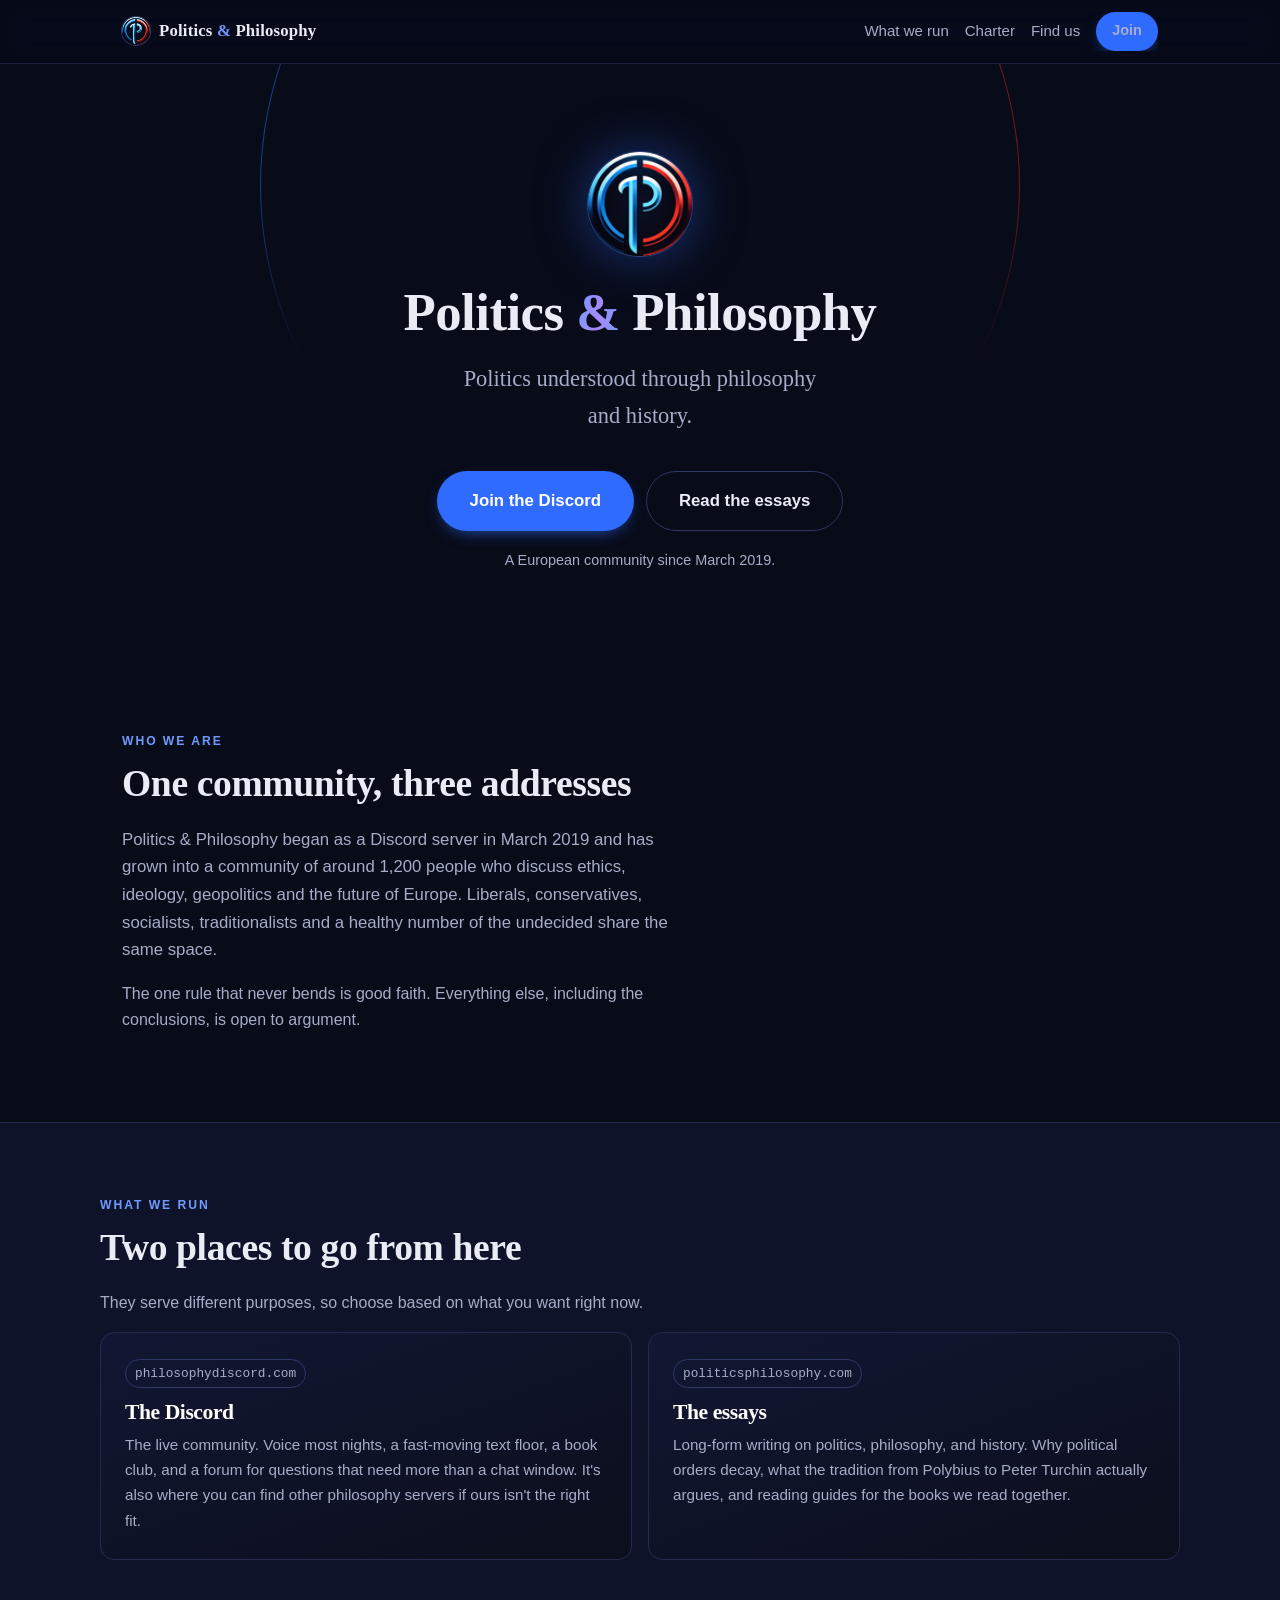
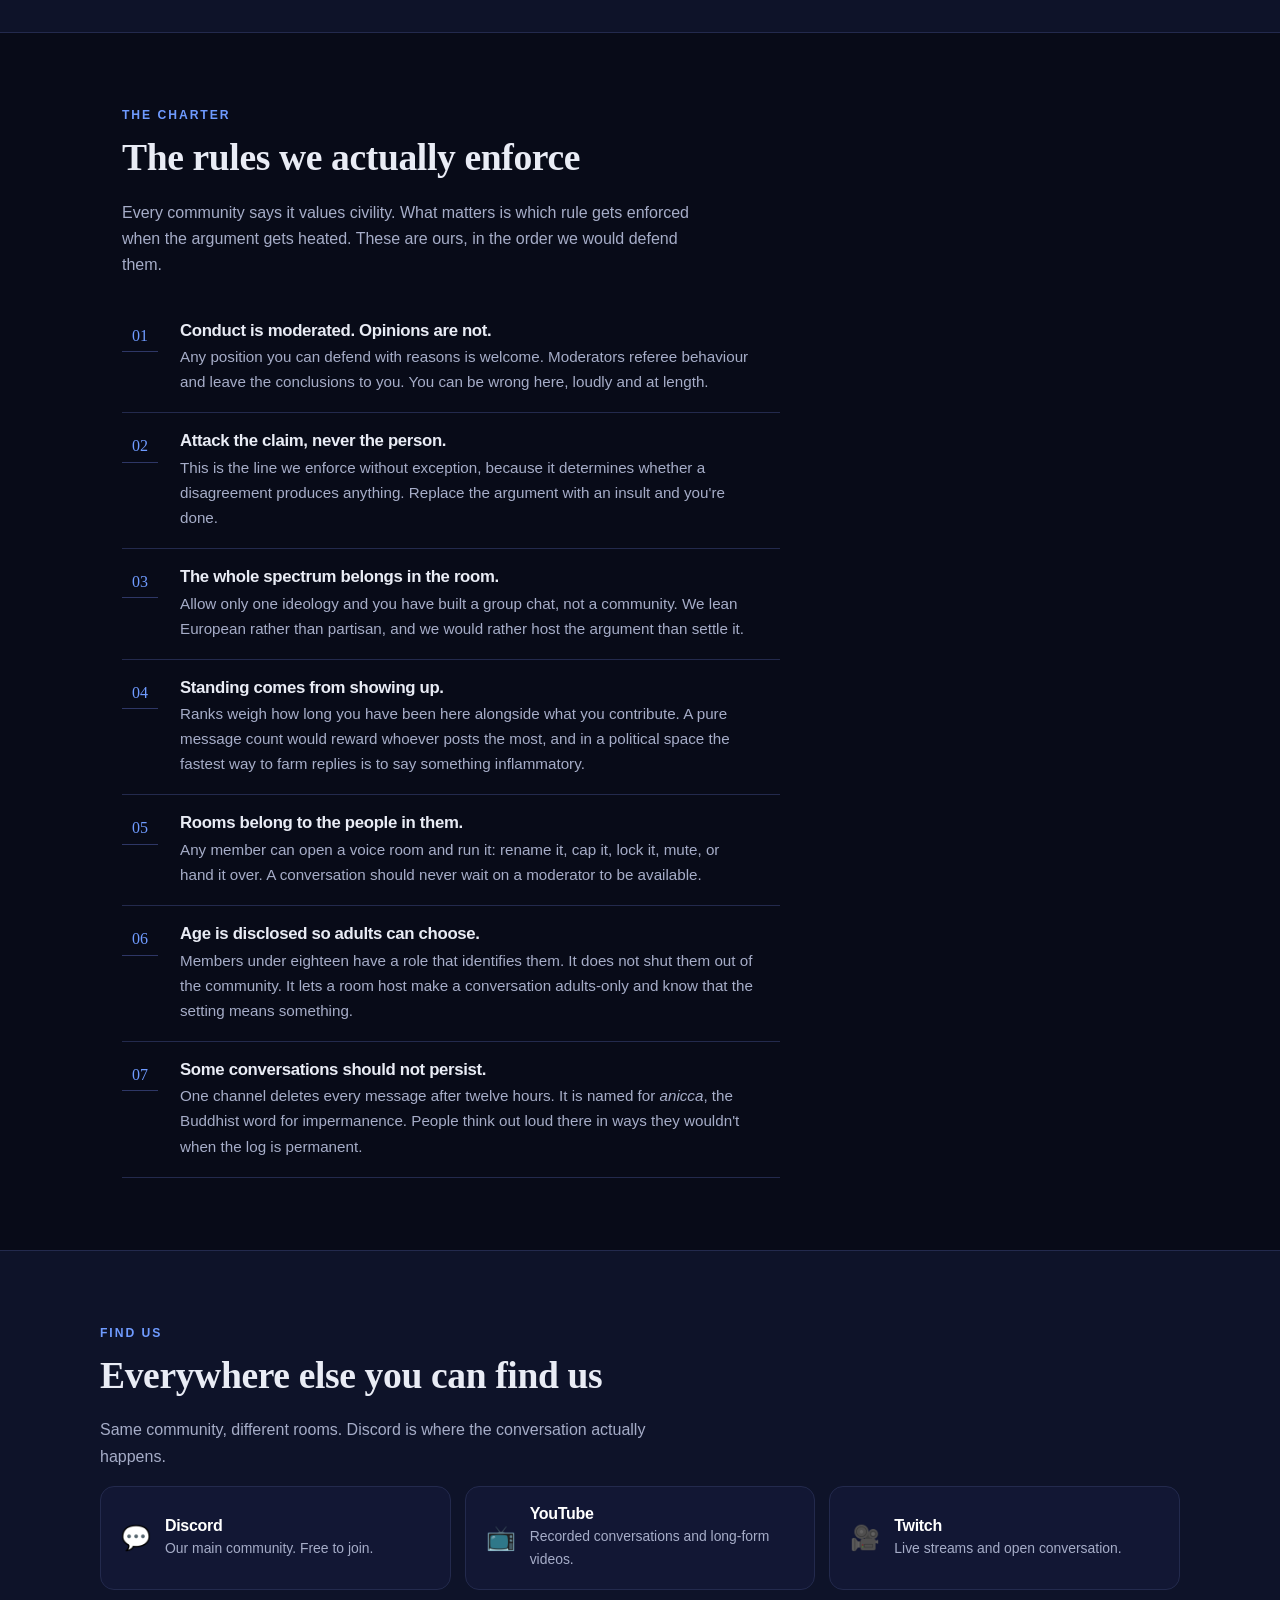
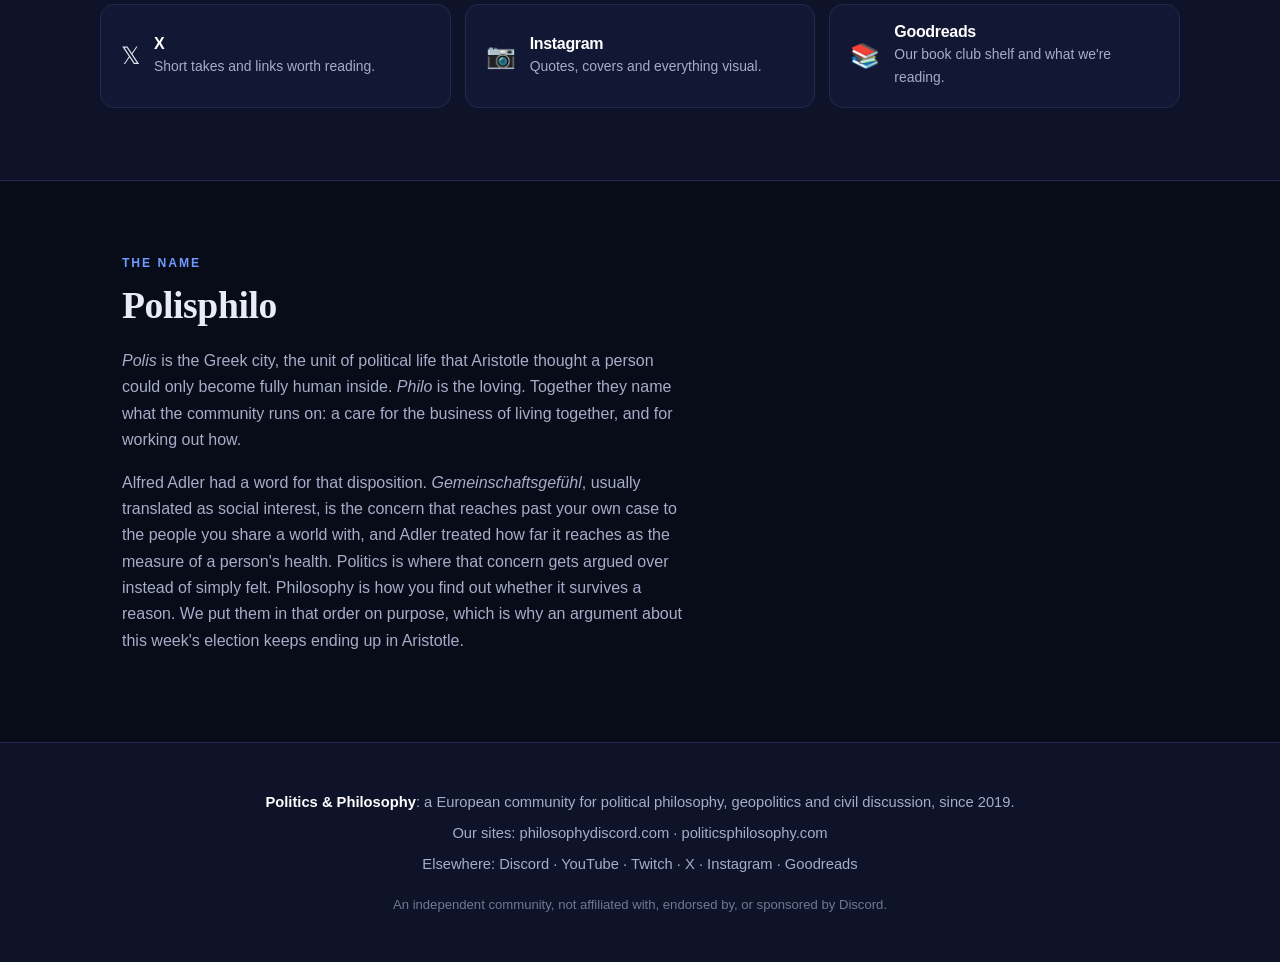
<file: index.html>
<!doctype html>
<html lang="en">
<head>
<meta charset="utf-8">
<meta name="viewport" content="width=device-width, initial-scale=1">
<meta name="robots" content="index,follow,max-image-preview:large,max-snippet:-1">
<meta name="theme-color" content="#080b18">

<link rel="canonical" href="https://polisphilo.com/">

<title>Politics &amp; Philosophy: The Community, and How It Works</title>
<meta name="description" content="Politics & Philosophy is a European community for political philosophy, running since March 2019. What we publish, where to find us, and the rules we actually enforce.">

<meta property="og:type" content="website">
<meta property="og:site_name" content="Politics &amp; Philosophy">
<meta property="og:url" content="https://polisphilo.com/">
<meta property="og:title" content="Politics &amp; Philosophy: The Community, and How It Works">
<meta property="og:description" content="A European community for political philosophy, running since March 2019. What we publish, where to find us, and the rules we actually enforce.">
<meta property="og:image" content="https://polisphilo.com/og.png">
<meta property="og:image:width" content="1200">
<meta property="og:image:height" content="630">
<meta name="twitter:card" content="summary_large_image">
<meta name="twitter:site" content="@polisphilo">
<meta name="twitter:title" content="Politics &amp; Philosophy: The Community, and How It Works">
<meta name="twitter:description" content="A European community for political philosophy, running since March 2019.">
<meta name="twitter:image" content="https://polisphilo.com/og.png">

<link rel="icon" href="/favicon.ico" sizes="32x32">
<link rel="icon" href="/favicon-192.png" type="image/png" sizes="192x192">
<link rel="apple-touch-icon" href="/apple-touch-icon.png">
<link rel="manifest" href="/site.webmanifest">
<link rel="stylesheet" href="/style.css">
<script>document.documentElement.className += ' js';</script>
<script src="/app.js" defer></script>

<script type="application/ld+json">
{
  "@context": "https://schema.org",
  "@graph": [
    {
      "@type": "Organization",
      "@id": "https://polisphilo.com/#org",
      "name": "Politics & Philosophy",
      "alternateName": "P&P",
      "url": "https://polisphilo.com/",
      "logo": "https://polisphilo.com/logo.png",
      "image": "https://polisphilo.com/og.png",
      "foundingDate": "2019-03-08",
      "description": "A free-speech European community for political philosophy, ethics, geopolitics and European politics, running on Discord since 2019.",
      "slogan": "Politics understood through philosophy and history.",
      "sameAs": [
        "https://politicsphilosophy.com/",
        "https://philosophydiscord.com/",
        "https://discord.com/invite/politics-philosophy-553617191358955520",
        "https://x.com/polisphilo",
        "https://www.youtube.com/@polisphilo",
        "https://www.twitch.tv/polisphilo",
        "https://www.instagram.com/polisphilo",
        "https://www.goodreads.com/group/show/7275049-politics-philosophy-book-club",
        "https://disboard.org/server/553617191358955520",
        "https://discadia.com/server/PoliticsPhilosophy",
        "https://top.gg/discord/servers/872885277177040896",
        "https://discord.me/european",
        "https://discords.com/servers/553617191358955520"
      ],
      "knowsAbout": ["Political philosophy","Geopolitics","European politics","History of political thought","Socratic method","Political theory","Ethics"]
    },
    {
      "@type": "WebSite",
      "@id": "https://polisphilo.com/#website",
      "name": "Politics & Philosophy",
      "url": "https://polisphilo.com/",
      "inLanguage": "en",
      "publisher": {"@id": "https://polisphilo.com/#org"}
    }
  ]
}
</script>
</head>
<body>

<nav class="topbar">
  <div class="topbar-in">
    <a class="brand" href="/"><img src="/mark.png" alt="" width="28" height="28"> <span>Politics <em>&amp;</em> Philosophy</span></a>
    <div class="site-links">
      <a href="#properties">What we run</a>
      <a href="#charter">Charter</a>
      <a href="#find">Find us</a>
      <a class="btn btn-sm" href="https://discord.gg/RZgT4HBjCR" rel="noopener">Join</a>
    </div>
  </div>
  <span class="progress"></span>
</nav>

<header class="identity">
  <div class="arc" aria-hidden="true"></div>
  <img class="mark" src="/mark.png" alt="The Politics &amp; Philosophy monogram" width="104" height="104">
  <h1>Politics <span class="grad">&amp;</span> Philosophy</h1>
  <p class="tagline">Politics understood through philosophy and history.</p>
  <div class="cta-row">
    <a class="btn btn-lg" href="https://philosophydiscord.com/">Join the Discord</a>
    <a class="btn btn-lg btn-ghost" href="https://politicsphilosophy.com/">Read the essays</a>
  </div>
  <p class="microcopy">A European community since March 2019.</p>
</header>

<main>
  <section class="band">
    <div class="band-head" data-reveal>
      <span class="kicker">Who we are</span>
      <h2>One community, three addresses</h2>
      <p class="lead-sm">Politics &amp; Philosophy began as a Discord server in March 2019 and has grown into a
        community of around 1,200 people who discuss ethics, ideology, geopolitics and the future of Europe.
        Liberals, conservatives, socialists, traditionalists and a healthy number of the undecided share the same
        space.</p>
      <p>The one rule that never bends is good faith. Everything else, including the conclusions, is open to
        argument.</p>
    </div>
  </section>

  <section class="band alt" id="properties">
    <div class="band-head" data-reveal><span class="kicker">What we run</span><h2>Two places to go from here</h2>
      <p>They serve different purposes, so choose based on what you want right now.</p></div>
    <div class="properties" data-stagger>
      <div class="property chat" data-reveal>
        <span class="dom">philosophydiscord.com</span>
        <h3><a href="https://philosophydiscord.com/">The Discord</a></h3>
        <p>The live community. Voice most nights, a fast-moving text floor, a book club, and a forum for
          questions that need more than a chat window. It's also where you can find other philosophy
          servers if ours isn't the right fit.</p>
      </div>
      <div class="property pub" data-reveal>
        <span class="dom">politicsphilosophy.com</span>
        <h3><a href="https://politicsphilosophy.com/">The essays</a></h3>
        <p>Long-form writing on politics, philosophy, and history. Why political orders decay, what the
          tradition from Polybius to Peter Turchin actually argues, and reading guides for the books we read
          together.</p>
      </div>
    </div>
  </section>

  <section class="band" id="charter">
    <div class="band-head" data-reveal>
      <span class="kicker">The charter</span>
      <h2>The rules we actually enforce</h2>
      <p>Every community says it values civility. What matters is which rule gets enforced when the argument
        gets heated. These are ours, in the order we would defend them.</p>
    </div>
    <ol class="charter" data-stagger>
      <li data-reveal>
        <h3>Conduct is moderated. Opinions are not.</h3>
        <p>Any position you can defend with reasons is welcome. Moderators referee behaviour and
          leave the conclusions to you. You can be wrong here, loudly and at length.</p>
      </li>
      <li data-reveal>
        <h3>Attack the claim, never the person.</h3>
        <p>This is the line we enforce without exception, because it determines whether a
          disagreement produces anything. Replace the argument with an insult and you're done.</p>
      </li>
      <li data-reveal>
        <h3>The whole spectrum belongs in the room.</h3>
        <p>Allow only one ideology and you have built a group chat, not a community. We lean European rather
          than partisan, and we would rather host the argument than settle it.</p>
      </li>
      <li data-reveal>
        <h3>Standing comes from showing up.</h3>
        <p>Ranks weigh how long you have been here alongside what you contribute. A pure message count would reward
          whoever posts the most, and in a political space the fastest way to farm replies is to say something
          inflammatory.</p>
      </li>
      <li data-reveal>
        <h3>Rooms belong to the people in them.</h3>
        <p>Any member can open a voice room and run it: rename it, cap it, lock it, mute, or hand it over. A
          conversation should never wait on a moderator to be available.</p>
      </li>
      <li data-reveal>
        <h3>Age is disclosed so adults can choose.</h3>
        <p>Members under eighteen have a role that identifies them. It does not shut them out of the community.
          It lets a room host make a conversation adults-only and know that the setting means something.</p>
      </li>
      <li data-reveal>
        <h3>Some conversations should not persist.</h3>
        <p>One channel deletes every message after twelve hours. It is named for <em>anicca</em>, the Buddhist
          word for impermanence. People think out loud there in ways they wouldn't when the log is permanent.</p>
      </li>
    </ol>
  </section>

  <section class="band alt" id="find">
    <div class="band-head" data-reveal><span class="kicker">Find us</span><h2>Everywhere else you can find us</h2>
      <p>Same community, different rooms. Discord is where the conversation actually happens.</p></div>
    <div class="platforms" data-stagger>
      <div class="platform discord" data-reveal><span class="g">💬</span>
        <div><h3><a href="https://discord.gg/RZgT4HBjCR" rel="noopener">Discord</a></h3><p>Our main community. Free to join.</p></div></div>
      <div class="platform youtube" data-reveal><span class="g">📺</span>
        <div><h3><a href="https://www.youtube.com/@polisphilo" rel="noopener">YouTube</a></h3><p>Recorded conversations and long-form videos.</p></div></div>
      <div class="platform twitch" data-reveal><span class="g">🎥</span>
        <div><h3><a href="https://www.twitch.tv/polisphilo" rel="noopener">Twitch</a></h3><p>Live streams and open conversation.</p></div></div>
      <div class="platform x" data-reveal><span class="g">𝕏</span>
        <div><h3><a href="https://x.com/polisphilo" rel="noopener">X</a></h3><p>Short takes and links worth reading.</p></div></div>
      <div class="platform instagram" data-reveal><span class="g">📷</span>
        <div><h3><a href="https://www.instagram.com/polisphilo" rel="noopener">Instagram</a></h3><p>Quotes, covers and everything visual.</p></div></div>
      <div class="platform goodreads" data-reveal><span class="g">📚</span>
        <div><h3><a href="https://www.goodreads.com/group/show/7275049-politics-philosophy-book-club" rel="noopener">Goodreads</a></h3><p>Our book club shelf and what we're reading.</p></div></div>
    </div>
  </section>

  <section class="band">
    <div class="band-head" data-reveal>
      <span class="kicker">The name</span>
      <h2>Polisphilo</h2>
      <p><em>Polis</em> is the Greek city, the unit of political life that Aristotle thought a person could only
        become fully human inside. <em>Philo</em> is the loving. Together they name what the community runs on:
        a care for the business of living together, and for working out how.</p>
      <p>Alfred Adler had a word for that disposition. <em>Gemeinschaftsgefühl</em>, usually translated as
        social interest, is the concern that reaches past your own case to the people you share a world with,
        and Adler treated how far it reaches as the measure of a person's health. Politics is where that concern
        gets argued over instead of simply felt. Philosophy is how you find out whether it survives a reason. We
        put them in that order on purpose, which is why an argument about this week's election keeps ending up
        in Aristotle.</p>
    </div>
  </section>
</main>

<footer class="foot">
  <p><strong>Politics &amp; Philosophy</strong>: a European community for political philosophy, geopolitics and civil discussion, since 2019.</p>
  <p>Our sites: <a href="https://philosophydiscord.com/">philosophydiscord.com</a> ·
     <a href="https://politicsphilosophy.com/">politicsphilosophy.com</a></p>
  <p>Elsewhere: <a href="https://discord.gg/RZgT4HBjCR" rel="noopener">Discord</a> ·
     <a href="https://www.youtube.com/@polisphilo" rel="noopener">YouTube</a> ·
     <a href="https://www.twitch.tv/polisphilo" rel="noopener">Twitch</a> ·
     <a href="https://x.com/polisphilo" rel="noopener">X</a> ·
     <a href="https://www.instagram.com/polisphilo" rel="noopener">Instagram</a> ·
     <a href="https://www.goodreads.com/group/show/7275049-politics-philosophy-book-club" rel="noopener">Goodreads</a></p>
  <p class="disclaimer">An independent community, not affiliated with, endorsed by, or sponsored by Discord.</p>
</footer>

</body>
</html>
</file>
<file: style.css>
/* Politics & Philosophy, polisphilo.com */

:root{
  --bg:#080b18; --bg2:#0b0e1a; --panel:#121734; --panel2:#0e1329; --ink:#e9ecf5; --muted:#a6adc8;
  --blue:#2f6bff; --blue2:#1e40af; --blue-lit:#6f9bff; --red:#dc2626; --red2:#a01818;
  --violet:#8b5cf6; --green:#22c55e;
  --line:#232a4d; --line2:#2e3766; --radius:14px; --max:1080px;
  --serif:"Iowan Old Style","Palatino Linotype",Palatino,Georgia,"Times New Roman",serif;
  --sans:-apple-system,BlinkMacSystemFont,"Segoe UI",Roboto,Helvetica,Arial,sans-serif;
  font-synthesis:none;
}
*{box-sizing:border-box}
html{scroll-behavior:smooth; scroll-padding-top:84px}
body{
  margin:0; background:var(--bg); color:var(--ink);
  font:16px/1.65 var(--sans); -webkit-font-smoothing:antialiased; overflow-x:hidden;
}
h1,h2,h3{line-height:1.15; letter-spacing:-.02em; margin:0 0 .5em}
h1,h2{font-family:var(--serif); letter-spacing:-.01em}
h1{font-size:clamp(2.4rem,6.4vw,4rem)}
h2{font-size:clamp(1.65rem,3.6vw,2.35rem); margin-bottom:.55em}
h3{font-size:1.15rem}
p{margin:0 0 1em}
a{color:var(--blue-lit); text-decoration:none}
a:hover{text-decoration:underline}
strong{color:#fff}
img{max-width:100%; height:auto}
::selection{background:rgba(47,107,255,.4); color:#fff}
:focus-visible{outline:2px solid var(--blue-lit); outline-offset:3px; border-radius:6px}

/* ---------- buttons ---------- */
.btn{
  position:relative; display:inline-block; background:var(--blue); color:#fff; font-weight:600;
  padding:.7em 1.3em; border-radius:999px; border:1px solid transparent; overflow:hidden;
  transition:transform .18s cubic-bezier(.2,.8,.3,1), background .18s, box-shadow .18s;
  box-shadow:0 6px 18px -8px rgba(47,107,255,.9);
}
.btn:hover{background:var(--blue2); text-decoration:none; transform:translateY(-2px); box-shadow:0 12px 26px -10px rgba(47,107,255,.95)}
.btn:active{transform:translateY(0)}
.btn::after{
  content:""; position:absolute; inset:0; pointer-events:none;
  background:linear-gradient(105deg,transparent 35%,rgba(255,255,255,.35) 50%,transparent 65%);
  transform:translateX(-120%);
}
.btn:hover::after{animation:sweep .7s ease}
@keyframes sweep{to{transform:translateX(120%)}}
.btn-lg{padding:.9em 1.9em; font-size:1.05rem}
.btn-sm{padding:.45em 1.05em; font-size:.9rem}
.btn-ghost{background:transparent; border-color:var(--line2); color:var(--ink); box-shadow:none}
.btn-ghost:hover{background:rgba(47,107,255,.12); border-color:var(--blue); box-shadow:none}

.invite{font-family:ui-monospace,SFMono-Regular,Menlo,monospace; font-size:.95em; border-bottom:1px dashed rgba(111,155,255,.5)}
.invite:hover{text-decoration:none; border-bottom-style:solid}

/* ---------- top bar ---------- */
.topbar{
  position:sticky; top:0; z-index:60; background:rgba(8,11,24,.72);
  backdrop-filter:saturate(160%) blur(14px); -webkit-backdrop-filter:saturate(160%) blur(14px);
  border-bottom:1px solid rgba(35,42,77,.7);
}
.topbar-in{max-width:var(--max); margin:0 auto; padding:12px 22px; display:flex; align-items:center; gap:18px; justify-content:space-between}
.brand{display:inline-flex; align-items:center; gap:9px; font-weight:700; color:var(--ink); font-family:var(--serif); font-size:1.05rem; letter-spacing:.01em; white-space:nowrap}
.brand:hover{text-decoration:none}
.brand img{border-radius:50%; box-shadow:0 0 0 1px rgba(111,155,255,.35)}
.brand em{font-style:normal; color:var(--blue-lit)}
.site-links{display:flex; gap:16px; align-items:center; font-size:.94rem; overflow-x:auto; scrollbar-width:none}
.site-links::-webkit-scrollbar{display:none}
.site-links > *{flex:0 0 auto}
.site-links a{color:var(--muted); white-space:nowrap; position:relative}
.site-links a:not(.btn):after{
  content:""; position:absolute; left:0; right:0; bottom:-5px; height:1.5px; background:var(--blue-lit);
  transform:scaleX(0); transform-origin:left; transition:transform .22s ease;
}
.site-links a:not(.btn):hover{color:var(--ink); text-decoration:none}
.site-links a:not(.btn):hover:after,.site-links a[aria-current]:after{transform:scaleX(1)}
.site-links a[aria-current]{color:var(--ink)}
.progress{position:absolute; left:0; bottom:-1px; height:2px; width:0; background:linear-gradient(90deg,var(--blue),var(--violet)); transition:width .1s linear}

/* ---------- hero ---------- */
.hero{position:relative; isolation:isolate; overflow:hidden; border-bottom:1px solid var(--line)}
.hero::before{
  content:""; position:absolute; inset:0; z-index:-2;
  background:linear-gradient(rgba(8,11,24,.82),rgba(8,11,24,.95)), url('/hero-bg.jpg') center 32%/cover no-repeat, var(--panel2);
}
.hero::after{
  content:""; position:absolute; inset:0; z-index:-1; pointer-events:none;
  background:
    radial-gradient(60% 50% at 50% 0%, rgba(47,107,255,.18), transparent 70%),
    linear-gradient(transparent 60%, var(--bg));
}
.aurora{position:absolute; inset:0; z-index:-1; overflow:hidden; pointer-events:none}
.aurora i{
  position:absolute; display:block; width:46vw; height:46vw; max-width:640px; max-height:640px;
  border-radius:50%; filter:blur(90px); opacity:.5; will-change:transform;
}
.aurora i:nth-child(1){background:rgba(47,107,255,.5); top:-16%; left:-8%; animation:drift1 22s ease-in-out infinite alternate}
.aurora i:nth-child(2){background:rgba(220,38,38,.28); bottom:-24%; right:-10%; animation:drift2 26s ease-in-out infinite alternate}
.aurora i:nth-child(3){background:rgba(139,92,246,.28); top:24%; right:18%; width:26vw; height:26vw; animation:drift3 19s ease-in-out infinite alternate}
@keyframes drift1{to{transform:translate3d(14vw,8vh,0) scale(1.15)}}
@keyframes drift2{to{transform:translate3d(-12vw,-9vh,0) scale(1.2)}}
@keyframes drift3{to{transform:translate3d(-8vw,10vh,0) scale(.85)}}

.hero-inner{position:relative; max-width:var(--max); margin:0 auto; padding:76px 22px 68px; text-align:center}
.eyebrow{
  display:inline-flex; align-items:center; gap:9px; font-size:.78rem; font-weight:700; letter-spacing:.14em;
  text-transform:uppercase; color:var(--muted); background:rgba(18,23,52,.7); border:1px solid var(--line2);
  padding:.5em 1em; border-radius:999px; margin-bottom:22px;
}
.eyebrow .dot{width:8px; height:8px; border-radius:50%; background:var(--green); box-shadow:0 0 0 0 rgba(34,197,94,.6); animation:pulse 2.4s infinite}
@keyframes pulse{70%{box-shadow:0 0 0 9px rgba(34,197,94,0)} 100%{box-shadow:0 0 0 0 rgba(34,197,94,0)}}
h1 .grad{
  background:linear-gradient(100deg,#6f9bff,#a78bfa 55%,#6f9bff);
  -webkit-background-clip:text; background-clip:text; color:transparent;
}
.lede{font-size:clamp(1.05rem,2.1vw,1.3rem); color:var(--muted); max-width:58ch; margin:0 auto 1.5em}
.lede strong{color:#fff}
.cta-row{display:flex; gap:12px; justify-content:center; flex-wrap:wrap}
.microcopy{margin-top:18px; color:var(--muted); font-size:.9rem}

/* rotating topic */
.rot{display:inline-grid; vertical-align:bottom; text-align:left}
.rot span{grid-area:1/1; color:#fff; font-weight:600; opacity:0; transform:translateY(.45em); transition:opacity .4s, transform .4s}
/* until the script takes over (no JS, or reduced motion) the first word stands in as static text */
.rot:not(.live) span:first-child,.rot span.on{opacity:1; transform:none}
.rot span.out{opacity:0; transform:translateY(-.45em)}

/* stats */
.stats{display:flex; flex-wrap:wrap; justify-content:center; gap:10px; margin:30px auto 0; max-width:760px}
.stat{
  flex:1 1 150px; background:rgba(18,23,52,.55); border:1px solid var(--line); border-radius:var(--radius);
  padding:14px 16px; backdrop-filter:blur(6px); transition:border-color .2s, transform .2s;
}
.stat:hover{border-color:var(--line2); transform:translateY(-2px)}
.stat b{display:block; font-family:var(--serif); font-size:1.6rem; line-height:1.1; color:#fff}
.stat span{font-size:.82rem; color:var(--muted); letter-spacing:.02em}

/* ---------- keyword ticker ---------- */
.ticker{border-bottom:1px solid var(--line); background:var(--panel2); overflow:hidden; -webkit-mask-image:linear-gradient(90deg,transparent,#000 8%,#000 92%,transparent); mask-image:linear-gradient(90deg,transparent,#000 8%,#000 92%,transparent)}
.ticker-track{display:flex; width:max-content; animation:marquee 42s linear infinite}
.ticker:hover .ticker-track{animation-play-state:paused}
.ticker-track ul{display:flex; gap:28px; list-style:none; margin:0; padding:12px 14px}
.ticker-track li{color:var(--muted); font-size:.86rem; letter-spacing:.06em; text-transform:uppercase; white-space:nowrap}
.ticker-track li::before{content:"◆"; color:var(--blue); margin-right:10px; font-size:.6em; vertical-align:middle}
@keyframes marquee{to{transform:translateX(-50%)}}

/* ---------- bands ---------- */
.band{position:relative; max-width:var(--max); margin:0 auto; padding:72px 22px}
.band.alt{background:var(--panel2); max-width:none; border-block:1px solid var(--line)}
.band.alt > *{max-width:var(--max); margin-left:auto; margin-right:auto}
.band p{color:var(--muted); max-width:68ch}
.band p strong{color:#fff}
.band-head{max-width:64ch}
.kicker{display:block; font-size:.76rem; font-weight:700; letter-spacing:.16em; text-transform:uppercase; color:var(--blue-lit); margin-bottom:.9em}
.lead-sm{font-size:1.05rem}

/* ---------- cards ---------- */
.grid{display:grid; grid-template-columns:repeat(auto-fit,minmax(240px,1fr)); gap:16px; margin-top:8px}
@media (min-width:860px){.grid{grid-template-columns:repeat(3,minmax(0,1fr))}}
.card{
  position:relative; background:var(--panel); border:1px solid var(--line); border-radius:var(--radius);
  padding:20px; overflow:hidden; transition:transform .25s cubic-bezier(.2,.8,.3,1), border-color .25s;
}
.card::before{
  content:""; position:absolute; inset:0; opacity:0; transition:opacity .3s; pointer-events:none;
  background:radial-gradient(340px circle at var(--mx,50%) var(--my,0%), rgba(47,107,255,.16), transparent 62%);
}
.card:hover{transform:translateY(-4px); border-color:var(--line2)}
.card:hover::before{opacity:1}
.card h3{margin-bottom:.3em}
.card h3 a{color:#fff}
.card p{margin:0; font-size:.95rem; color:var(--muted)}
.card .ic{font-size:1.3rem; display:block; margin-bottom:.4em; filter:saturate(1.1)}

/* ---------- checks ---------- */
.checks{list-style:none; padding:0; margin:0 0 1.6em; max-width:80ch}
.checks li{position:relative; padding:12px 0 12px 36px; color:var(--muted); border-bottom:1px solid var(--line)}
.checks li:before{
  content:"✓"; position:absolute; left:0; top:10px; color:var(--green); font-weight:700;
  width:22px; height:22px; line-height:22px; text-align:center; font-size:.8rem;
  border-radius:50%; background:rgba(34,197,94,.12); border:1px solid rgba(34,197,94,.3);
}
.checks strong{color:#fff}

/* ---------- room commands ---------- */
.split{display:grid; grid-template-columns:minmax(0,1fr) minmax(0,1.05fr); gap:44px; align-items:center}
.split.tight{grid-template-columns:minmax(0,1.3fr) minmax(0,1fr); gap:40px}

/* pull quote */
.quote{
  position:relative; margin:0; padding:30px 28px 24px; border-radius:var(--radius);
  background:linear-gradient(180deg,rgba(18,23,52,.75),rgba(11,14,26,.75));
  border:1px solid var(--line); border-left:3px solid var(--blue);
}
.quote::before{
  content:"\201C"; position:absolute; top:-6px; left:14px; font-family:var(--serif);
  font-size:5rem; line-height:1; color:rgba(111,155,255,.22);
}
.quote blockquote{margin:0 0 .7em; font-family:var(--serif); font-size:1.24rem; line-height:1.45; color:#fff}
.quote figcaption{font-size:.88rem; color:var(--muted)}
.quote cite{font-style:italic}
.feature{display:flex; gap:14px; align-items:flex-start; margin-bottom:18px}
.feature img{width:44px; height:44px; border-radius:50%; flex:none}
.feature h3{font-size:1rem; margin:0 0 .15em; color:var(--blue-lit)}
.feature p{margin:0; font-size:.93rem; color:var(--muted)}

.panel{
  background:linear-gradient(180deg,rgba(18,23,52,.6),rgba(8,11,24,.6));
  border:1px solid var(--line2); border-radius:22px; padding:22px;
  box-shadow:0 30px 70px -40px rgba(47,107,255,.6);
}
.chipgrid{display:grid; grid-template-columns:repeat(3,minmax(0,1fr)); gap:12px}
.chip{
  display:flex; align-items:center; gap:10px; padding:14px 14px; border-radius:12px; font-weight:600;
  color:#fff; font-size:.98rem; background:linear-gradient(180deg,#2c56d8,#1e3fae); border:1px solid rgba(255,255,255,.08);
  box-shadow:0 10px 22px -14px rgba(0,0,0,.9); transition:transform .2s cubic-bezier(.2,.8,.3,1), box-shadow .2s, filter .2s;
}
.chip.hot{background:linear-gradient(180deg,#cf2b2b,#951616)}
.chip:hover{transform:translateY(-3px) scale(1.02); filter:brightness(1.12); box-shadow:0 16px 30px -16px rgba(0,0,0,1)}
.chip .g{font-size:1.15rem; line-height:1}
.chip .s{opacity:.55; font-weight:400}

/* ---------- forum threads ---------- */
.threads{list-style:none; margin:26px 0 0; padding:0; display:grid; gap:12px}
.thread{
  display:flex; gap:16px; align-items:center; background:rgba(18,23,52,.5); border:1px solid var(--line);
  border-radius:var(--radius); padding:16px 18px; transition:transform .22s cubic-bezier(.2,.8,.3,1), border-color .22s, background .22s;
}
.thread:hover{transform:translateX(5px); border-color:rgba(139,92,246,.55); background:rgba(24,20,56,.6)}
.thread img{width:56px; height:56px; border-radius:50%; flex:none}
.thread .tag{
  display:inline-block; font-size:.7rem; letter-spacing:.06em; text-transform:uppercase; color:#c4b5fd;
  background:rgba(139,92,246,.14); border:1px solid rgba(139,92,246,.34); padding:.25em .7em; border-radius:999px; margin-bottom:.45em;
}
.thread h3{font-family:var(--serif); font-size:1.12rem; margin:0 0 .2em; color:#fff; font-weight:600}
.thread p{margin:0; font-size:.9rem; color:var(--muted)}
.forum-cta{
  display:flex; flex-wrap:wrap; gap:16px; align-items:center; justify-content:space-between;
  margin-top:16px; padding:18px 20px; border-radius:var(--radius);
  background:linear-gradient(100deg,rgba(139,92,246,.16),rgba(47,107,255,.12)); border:1px solid rgba(139,92,246,.3);
}
.forum-cta p{margin:0; color:var(--ink); font-weight:600}
.forum-cta small{display:block; font-weight:400; color:var(--muted)}

/* ---------- widget ---------- */
.widget-wrap{display:flex; justify-content:center; min-height:500px; margin:1.5rem 0}
.widget-wrap iframe{max-width:100%; border:0; border-radius:16px; box-shadow:0 30px 70px -40px rgba(47,107,255,.8)}

/* ---------- server directory ---------- */
.servers{list-style:none; counter-reset:s; padding:0; margin:10px 0 0}
.server{
  counter-increment:s; display:flex; gap:16px; align-items:center; justify-content:space-between;
  background:var(--panel); border:1px solid var(--line); border-radius:var(--radius);
  padding:18px 20px; margin-bottom:12px;
}
.server::before{content:counter(s); font-weight:700; color:var(--muted); min-width:1.4em; font-family:var(--serif)}
.server > div{flex:1 1 auto}
.server.featured{border-color:var(--blue); box-shadow:0 0 0 1px rgba(47,107,255,.35), 0 24px 60px -40px rgba(47,107,255,.9)}
.server h3{margin:0 0 .2em}
.server p{margin:0; font-size:.92rem; color:var(--muted)}
.tag{background:var(--blue); color:#fff; font-size:.7rem; padding:.2em .6em; border-radius:999px; vertical-align:middle; margin-left:6px}

/* ---------- faq ---------- */
details{border:1px solid var(--line); border-radius:12px; padding:0 18px; margin-bottom:10px; background:var(--panel); transition:border-color .2s, background .2s}
details:hover{border-color:var(--line2)}
details[open]{background:rgba(18,23,52,.85); border-color:rgba(47,107,255,.45)}
summary{cursor:pointer; font-weight:600; padding:15px 0; list-style:none; display:flex; gap:12px; align-items:baseline}
summary::-webkit-details-marker{display:none}
summary:before{content:"+"; color:var(--blue-lit); font-weight:700; transition:transform .2s; display:inline-block}
details[open] summary:before{content:"+"; transform:rotate(45deg)}
details p{color:var(--muted); margin:0 0 15px}

/* ---------- footer ---------- */
.foot{border-top:1px solid var(--line); background:var(--panel2); text-align:center; padding:40px 22px; color:var(--muted); font-size:.92rem}
.foot p{margin:.45em 0}
.foot a{color:var(--muted)}
.foot a:hover{color:var(--ink)}
.foot .invite{color:var(--blue-lit)}

/* ---------- article pages ---------- */
.page-hero .hero-inner{padding:44px 22px 50px}
.page-hero h1{font-size:clamp(1.9rem,4.4vw,2.7rem)}
.article{max-width:760px; margin:0 auto; padding:48px 22px 20px}
.article p{color:var(--muted)}
.article p strong{color:#fff}
.article h2{margin-top:1.8em; font-size:clamp(1.4rem,3vw,1.9rem)}
.article h3{margin-top:1.3em}
.article ul,.article ol{color:var(--muted); padding-left:1.3em; margin:0 0 1.2em}
.article li{margin-bottom:.55em}
.article blockquote{border-left:3px solid var(--blue); margin:1.4em 0; padding:.4em 0 .4em 20px; font-style:italic; color:var(--ink)}
.article blockquote p{color:var(--ink); margin:0}

/* ---------- scroll reveal (only when JS is on) ---------- */
.js [data-reveal]{opacity:0; transform:translateY(20px); transition:opacity .7s cubic-bezier(.2,.8,.3,1), transform .7s cubic-bezier(.2,.8,.3,1); transition-delay:var(--d,0ms)}
.js [data-reveal].in{opacity:1; transform:none}

/* ---------- responsive ---------- */
@media (max-width:900px){
  .split{grid-template-columns:1fr; gap:32px}
}
@media (max-width:640px){
  .hero-inner{padding:56px 20px 54px}
  .band{padding:56px 20px}
  .chipgrid{grid-template-columns:repeat(2,minmax(0,1fr)); gap:10px}
  .chip{font-size:.92rem; padding:12px 12px}
  .thread{gap:13px; padding:14px}
  .thread img{width:46px; height:46px}
  .stat b{font-size:1.4rem}
  .server{flex-wrap:wrap}
  .topbar-in{padding:10px 16px; gap:12px}
  .brand span{display:none}
  /* keep the Join CTA pinned while the rest of the nav scrolls sideways */
  .site-links{padding-right:2px}
  .site-links .btn{position:sticky; right:0; margin-left:4px; box-shadow:-14px 0 14px 6px rgba(8,11,24,.92)}
}

@media (prefers-reduced-motion:reduce){
  html{scroll-behavior:auto}
  *,*::before,*::after{animation-duration:.001ms !important; animation-iteration-count:1 !important; transition-duration:.001ms !important}
  .js [data-reveal]{opacity:1; transform:none}
  .ticker-track{animation:none}
}
/* ============================================================
   BRAND LAYER: polisphilo.com
   The entity node. Appended to the shared base stylesheet.
   Uses both halves of the mark, blue and red, symmetrically.
   ============================================================ */

/* ---------- identity hero ---------- */
.identity{position:relative; text-align:center; padding:88px 22px 72px; overflow:hidden}
.identity .mark{
  width:104px; height:104px; border-radius:50%; margin:0 auto 26px; display:block;
  box-shadow:0 0 0 1px rgba(111,155,255,.3), 0 0 60px -10px rgba(47,107,255,.7);
  animation:markin 1s cubic-bezier(.2,.8,.3,1) both;
}
@keyframes markin{from{opacity:0; transform:scale(.9) translateY(10px)}}
.identity h1{font-size:clamp(2.1rem,5.4vw,3.3rem); margin-bottom:.35em}
.identity .tagline{
  font-family:var(--serif); font-size:clamp(1.1rem,2.4vw,1.4rem); color:var(--muted);
  max-width:34ch; margin:0 auto 1.6em;
}

/* the blue/red arc from the logo, drawn in CSS behind the mark */
.arc{
  position:absolute; left:50%; top:0; width:min(760px,92vw); aspect-ratio:1; translate:-50% -34%;
  pointer-events:none; z-index:-1; opacity:.5;
  /* fade the lower sweep so the curve stops before it crosses the tagline */
  -webkit-mask-image:linear-gradient(to bottom,#000 50%,transparent 74%);
  mask-image:linear-gradient(to bottom,#000 50%,transparent 74%);
}
.arc::before,.arc::after{
  content:""; position:absolute; inset:0; border-radius:50%; border:1px solid transparent;
}
.arc::before{border-left-color:var(--blue); border-top-color:var(--blue); animation:spin 34s linear infinite}
.arc::after{border-right-color:var(--red); border-bottom-color:var(--red); animation:spin 46s linear infinite reverse}
@keyframes spin{to{transform:rotate(360deg)}}

/* ---------- platform grid ---------- */
.platforms{display:grid; gap:14px; grid-template-columns:repeat(auto-fit,minmax(220px,1fr)); margin-top:12px}
.platform{
  position:relative; display:flex; align-items:center; gap:14px; padding:18px 20px;
  background:var(--panel); border:1px solid var(--line); border-radius:var(--radius); overflow:hidden;
  transition:transform .25s cubic-bezier(.2,.8,.3,1), border-color .25s;
}
.platform:hover{transform:translateY(-3px); border-color:var(--line2)}
.platform::after{
  content:""; position:absolute; left:0; top:0; bottom:0; width:3px; background:var(--tint,var(--blue));
  transform:scaleY(0); transform-origin:top; transition:transform .28s cubic-bezier(.2,.8,.3,1);
}
.platform:hover::after{transform:scaleY(1)}
.platform .g{font-size:1.5rem; line-height:1; flex:none}
.platform h3{margin:0 0 .1em; font-size:1rem; font-family:var(--sans)}
.platform h3 a{color:#fff}
.platform h3 a::after{content:""; position:absolute; inset:0}
.platform p{margin:0; font-size:.87rem; color:var(--muted)}
.platform.discord{--tint:#5865f2}
.platform.youtube{--tint:#ff0033}
.platform.twitch{--tint:#9146ff}
.platform.instagram{--tint:#e1306c}
.platform.x{--tint:#e9ecf5}
.platform.goodreads{--tint:#c8a06a}

/* ---------- the charter ---------- */
.charter{counter-reset:c; list-style:none; padding:0; margin:24px 0 0; max-width:74ch}
.charter li{
  counter-increment:c; position:relative; padding:18px 0 18px 58px; border-bottom:1px solid var(--line);
}
.charter li::before{
  content:counter(c,decimal-leading-zero); position:absolute; left:0; top:20px;
  font-family:var(--serif); font-size:1rem; color:var(--blue-lit);
  width:36px; text-align:center; padding-bottom:2px; border-bottom:1px solid var(--line2);
}
.charter h3{margin:0 0 .25em; font-size:1.05rem}
.charter p{margin:0; font-size:.95rem; color:var(--muted)}

/* ---------- two-property split ---------- */
.properties{display:grid; gap:16px; grid-template-columns:repeat(auto-fit,minmax(280px,1fr)); margin-top:14px}
.property{
  position:relative; padding:26px 24px; border-radius:var(--radius); overflow:hidden;
  background:linear-gradient(160deg,rgba(18,23,52,.9),rgba(11,14,26,.9)); border:1px solid var(--line);
  transition:transform .25s cubic-bezier(.2,.8,.3,1), border-color .25s;
}
.property:hover{transform:translateY(-4px)}
.property.pub:hover{border-color:rgba(220,38,38,.5)}
.property.chat:hover{border-color:rgba(47,107,255,.6)}
.property .dom{
  display:inline-block; font-family:ui-monospace,SFMono-Regular,Menlo,monospace; font-size:.8rem;
  color:var(--muted); margin-bottom:.9em; padding:.25em .7em; border:1px solid var(--line2); border-radius:999px;
}
.property h3{font-family:var(--serif); font-size:1.35rem; margin:0 0 .35em}
.property h3 a{color:#fff}
.property h3 a::after{content:""; position:absolute; inset:0}
.property p{margin:0; color:var(--muted); font-size:.95rem}

@media (max-width:640px){
  .identity{padding:60px 20px 52px}
  .identity .mark{width:84px; height:84px}
}

.foot .disclaimer{margin-top:1.4em; font-size:.82rem; opacity:.65}
@media (min-width:860px){.platforms{grid-template-columns:repeat(3,minmax(0,1fr))}}
</file>
